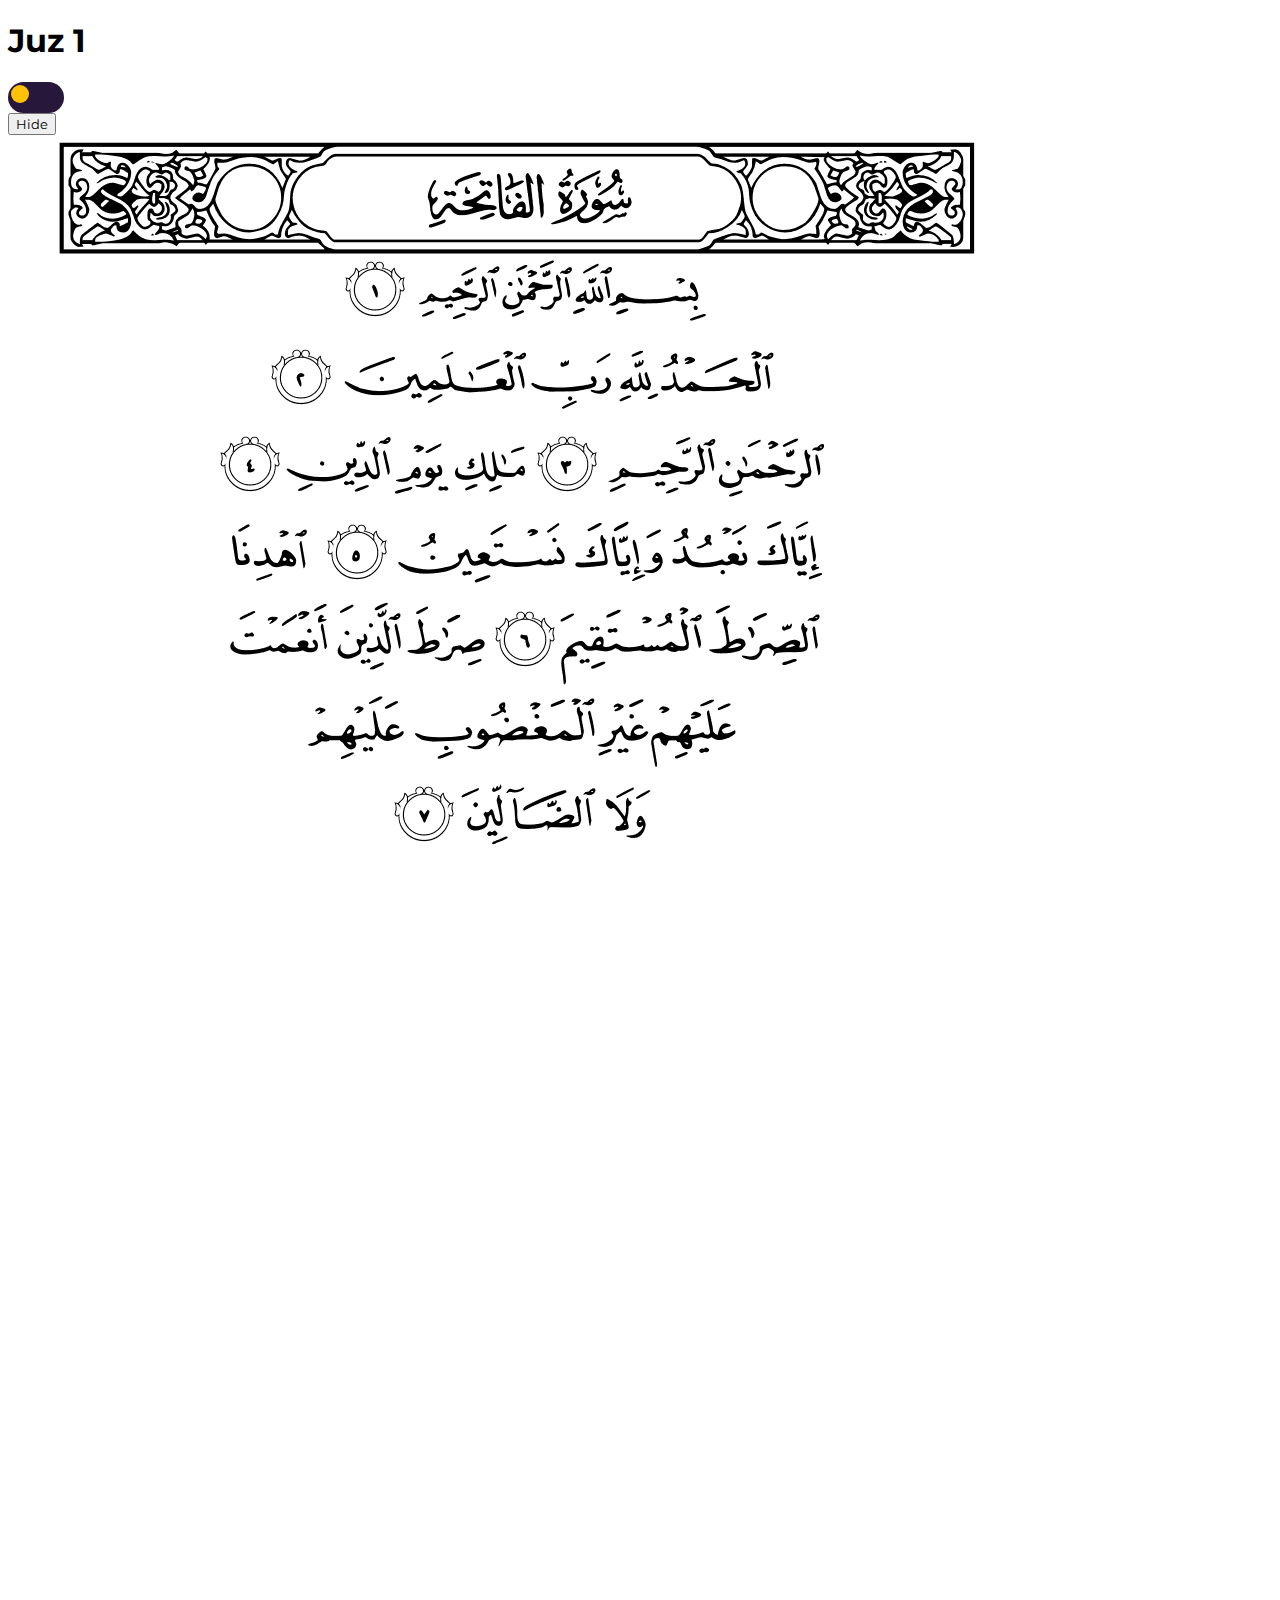
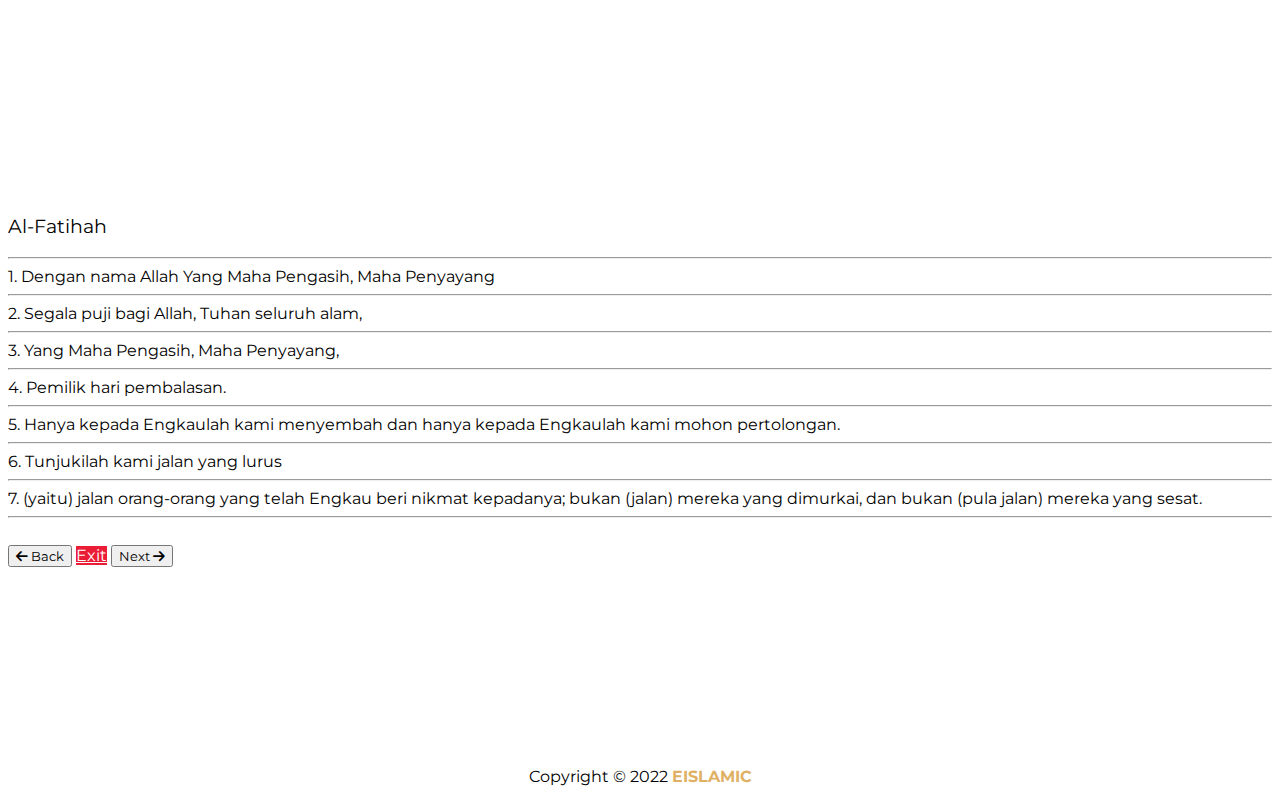
<file: EISLAMIC/pages/halaman_juz/juz1.html>
<!doctype html>
<html lang="en">

<head>
    <meta charset="utf-8">
    <meta name="viewport" content="width=device-width, initial-scale=1">
    <title>Juz1</title>
    <link rel="icon" type="images/png" href="../../img/EI.png" sizes="20x20" />
    <link href="https://cdn.jsdelivr.net/npm/bootstrap@5.2.3/dist/css/bootstrap.min.css" rel="stylesheet"
        integrity="sha384-rbsA2VBKQhggwzxH7pPCaAqO46MgnOM80zW1RWuH61DGLwZJEdK2Kadq2F9CUG65" crossorigin="anonymous">

    <!-- fonts -->
    <link href="https://cdnjs.cloudflare.com/ajax/libs/font-awesome/6.0.0/css/all.min.css" rel="stylesheet" />

    <link rel="preconnect" href="https://fonts.googleapis.com">
    <link rel="preconnect" href="https://fonts.gstatic.com" crossorigin>
    <link href="https://fonts.googleapis.com/css2?family=Montserrat&display=swap" rel="stylesheet">

    <script src="https://code.jquery.com/jquery-3.6.3.min.js"
        integrity="sha256-pvPw+upLPUjgMXY0G+8O0xUf+/Im1MZjXxxgOcBQBXU=" crossorigin="anonymous"></script>

    <script src="../../js/halaman_juz/script1.js"></script>
    <link rel="stylesheet" href="../../css/halaman_juz.css">
</head>

<body>

    <div class="container mt-5 d-flex justify-content-center">
        <h1 class="fw-bold">Juz 1</h1>
    </div>

    <div class="container p-2">
        <div class="row row-cols-2">
            <div class="d-flex justify-content-start">
                <div class="radio-btn mt-2">
                    <div class="radio-inner "></div>
                </div>
            </div>
            <div class="d-flex justify-content-end" id="tombolHide">
                <button type="button" class="btn btn-light buttonHide d-lg-none"
                    data-mdb-ripple-color="dark">Hide</button>
            </div>
        </div>
    </div>

    <div class="container p-2">
        <div class="row">
            <div class="col-md-4">
                <img src="../../img/image_juz/juz1/1.png" class="w-100" height="90%" alt="Al-Baqoroh" id="gambar1">
            </div>
            <div class="col-md-8">
                <div class="container col-md-12 p-2">
                    <div class="form-outline">

                        <label class="form-label" for="catatan">
                            <p class="fw-bold" style="font-size: larger;">Al-Fatihah</p>
                            <hr> 1. Dengan nama Allah Yang Maha Pengasih, Maha Penyayang
                            <hr> 2. Segala puji bagi Allah, Tuhan seluruh alam,
                            <hr> 3. Yang Maha Pengasih, Maha Penyayang,
                            <hr> 4. Pemilik hari pembalasan.
                            <hr> 5. Hanya kepada Engkaulah kami menyembah dan hanya kepada Engkaulah kami mohon
                            pertolongan.
                            <hr> 6. Tunjukilah kami jalan yang lurus
                            <hr> 7. (yaitu) jalan orang-orang yang telah Engkau beri nikmat kepadanya; bukan (jalan)
                            mereka yang
                            dimurkai,
                            dan bukan (pula jalan) mereka yang sesat.
                            <hr>
                        </label>
                    </div>
                    <br>
                    <div class="mt-4">
                        <div class="d-flex justify-content-between">
                            <button class="btn btn-dark buttonBack">
                                <i class="fas fa-arrow-left me-1"></i>
                                <span>Back</span>
                            </button>
                            <a class="btn mt-4" style="background-color: #EB1D36; color: white;" href="../juz.html"
                                role="button">Exit</a>
                            <button class="btn btn-success buttonNext">
                                <span>Next</span>
                                <i class="fas fa-arrow-right ms-1"></i>
                            </button>
                        </div>
                    </div>
                </div>
            </div>
        </div>
    </div>

    <!-- footer -->
    <footer class="bg-dark text-white pt-5 pb-4 " style="margin-top: 200px;">
        <div class="container">
            <div class="row">
                <div class="" style="text-align: center;">
                    <p id="siap">
                        Copyright &copy; 2022
                        <a href="#" style="text-decoration: none">
                            <strong class="text-center" style="color: #dfb165;">EISLAMIC</strong>
                        </a>
                    </p>
                </div>
            </div>
        </div>
    </footer>
    <!-- akhir footer -->

    <script src="https://cdn.jsdelivr.net/npm/bootstrap@5.2.3/dist/js/bootstrap.bundle.min.js"
        integrity="sha384-kenU1KFdBIe4zVF0s0G1M5b4hcpxyD9F7jL+jjXkk+Q2h455rYXK/7HAuoJl+0I4"
        crossorigin="anonymous"></script>

    <script src="https://ajax.googleapis.com/ajax/libs/jquery/3.6.0/jquery.min.js"></script>


</body>

</html>
</file>
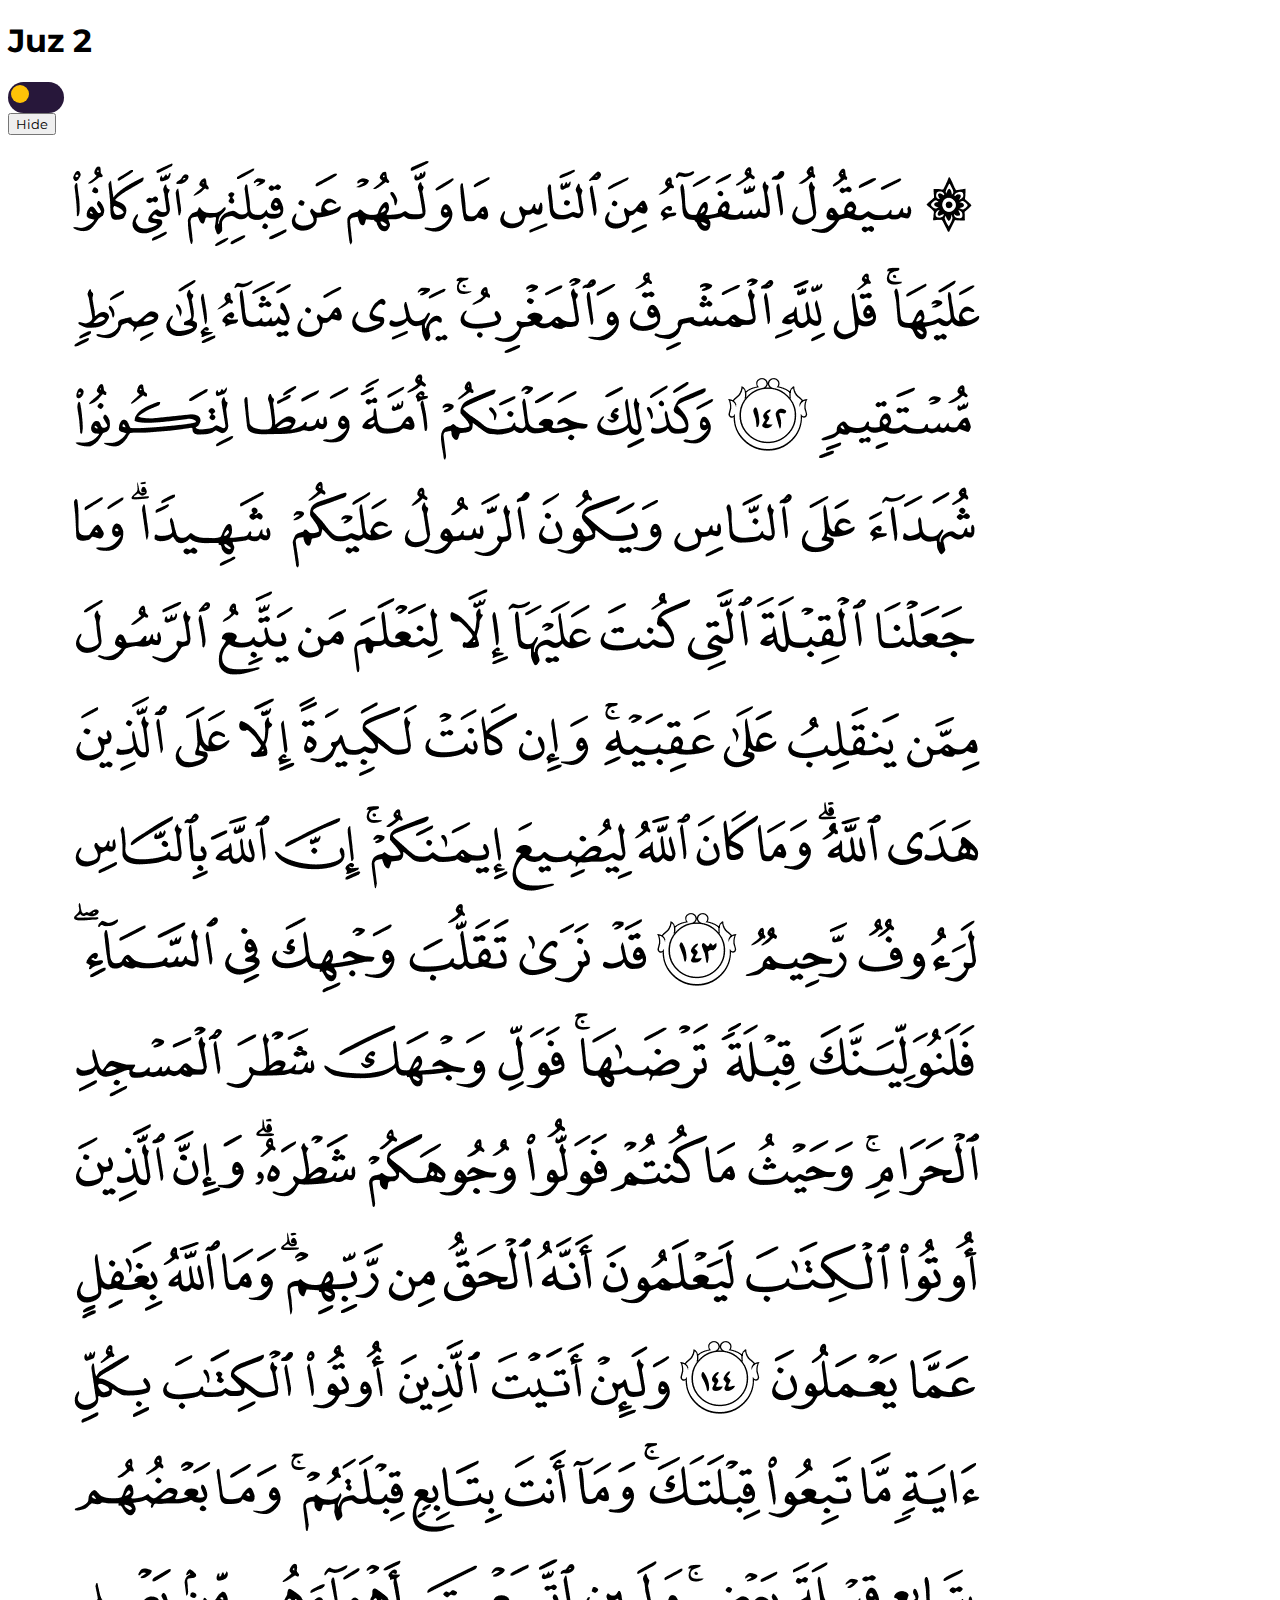
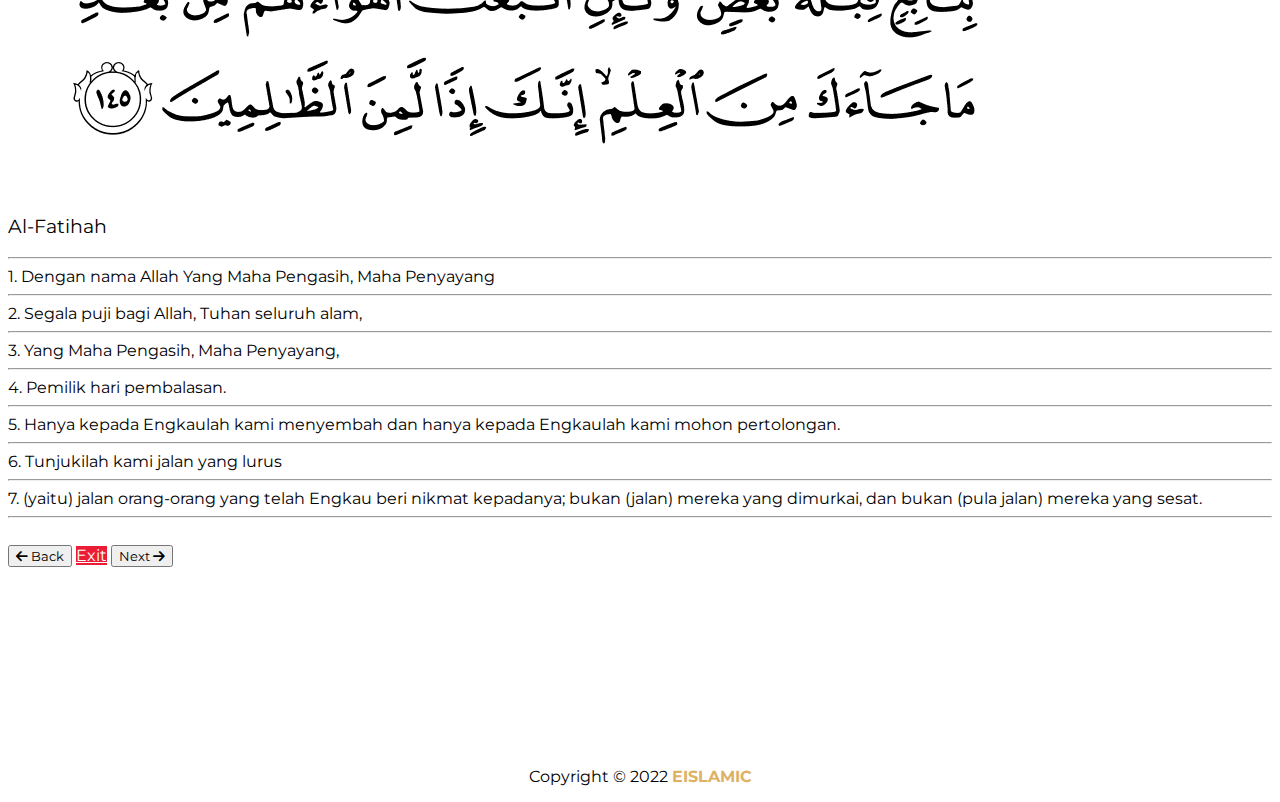
<file: EISLAMIC/pages/halaman_juz/juz2.html>
<!doctype html>
<html lang="en">

<head>
    <meta charset="utf-8">
    <meta name="viewport" content="width=device-width, initial-scale=1">
    <title>Juz 2</title>
    <link rel="icon" type="images/png" href="../../img/EI.png" sizes="20x20" />
    <link href="https://cdn.jsdelivr.net/npm/bootstrap@5.2.3/dist/css/bootstrap.min.css" rel="stylesheet"
        integrity="sha384-rbsA2VBKQhggwzxH7pPCaAqO46MgnOM80zW1RWuH61DGLwZJEdK2Kadq2F9CUG65" crossorigin="anonymous">

    <!-- fonts -->
    <link href="https://cdnjs.cloudflare.com/ajax/libs/font-awesome/6.0.0/css/all.min.css" rel="stylesheet" />

    <link rel="preconnect" href="https://fonts.googleapis.com">
    <link rel="preconnect" href="https://fonts.gstatic.com" crossorigin>
    <link href="https://fonts.googleapis.com/css2?family=Montserrat&display=swap" rel="stylesheet">

    <script src="https://code.jquery.com/jquery-3.6.3.min.js"
        integrity="sha256-pvPw+upLPUjgMXY0G+8O0xUf+/Im1MZjXxxgOcBQBXU=" crossorigin="anonymous"></script>

    <script src="../../js/halaman_juz/script2.js"></script>
    <link rel="stylesheet" href="../../css/halaman_juz.css">
</head>

<body>


    <div class="container mt-5 d-flex justify-content-center">
        <h1 class="fw-bold">Juz 2</h1>
    </div>

    <div class="container p-2">
        <div class="row row-cols-2">
            <div class="d-flex justify-content-start">
                <div class="radio-btn mt-2">
                    <div class="radio-inner "></div>
                </div>
            </div>
            <div class="d-flex justify-content-end" id="tombolHide">
                <button type="button" class="btn btn-light buttonHide d-lg-none"
                    data-mdb-ripple-color="dark">Hide</button>
            </div>
        </div>
    </div>

    <div class="container p-2">
        <div class="row">
            <div class="col-md-4">
                <img src="../../img/image_juz/juz2/22.png" class="w-100" height="90%" alt="Al-Baqoroh" id="gambar1">
            </div>
            <div class="col-md-8">
                <div class="container col-md-12 p-2">
                    <div class="form-outline">

                        <label class="form-label" for="catatan">
                            <p class="fw-bold" style="font-size: larger;">Al-Fatihah</p>
                            <hr> 1. Dengan nama Allah Yang Maha Pengasih, Maha Penyayang
                            <hr> 2. Segala puji bagi Allah, Tuhan seluruh alam,
                            <hr> 3. Yang Maha Pengasih, Maha Penyayang,
                            <hr> 4. Pemilik hari pembalasan.
                            <hr> 5. Hanya kepada Engkaulah kami menyembah dan hanya kepada Engkaulah kami mohon
                            pertolongan.
                            <hr> 6. Tunjukilah kami jalan yang lurus
                            <hr> 7. (yaitu) jalan orang-orang yang telah Engkau beri nikmat kepadanya; bukan (jalan)
                            mereka yang
                            dimurkai,
                            dan bukan (pula jalan) mereka yang sesat.
                            <hr>
                        </label>
                    </div>
                    <br>
                    <div class="mt-4">
                        <div class="d-flex justify-content-between">
                            <button class="btn btn-dark buttonBack">
                                <i class="fas fa-arrow-left me-1"></i>
                                <span>Back</span>
                            </button>
                            <a class="btn mt-4" style="background-color: #EB1D36; color: white;" href="../juz.html"
                                role="button">Exit</a>
                            <button class="btn btn-success buttonNext">
                                <span>Next</span>
                                <i class="fas fa-arrow-right ms-1"></i>
                            </button>
                        </div>
                    </div>
                </div>
            </div>
        </div>
    </div>

    <!-- footer -->
    <footer class="bg-dark text-white pt-5 pb-4 " style="margin-top: 200px;">
        <div class="container">
            <div class="row">
                <div class="" style="text-align: center;">
                    <p id="siap">
                        Copyright &copy; 2022
                        <a href="#" style="text-decoration: none">
                            <strong class="text-center" style="color: #dfb165;">EISLAMIC</strong>
                        </a>
                    </p>
                </div>
            </div>
        </div>
    </footer>
    <!-- akhir footer -->

    <script src="https://cdn.jsdelivr.net/npm/bootstrap@5.2.3/dist/js/bootstrap.bundle.min.js"
        integrity="sha384-kenU1KFdBIe4zVF0s0G1M5b4hcpxyD9F7jL+jjXkk+Q2h455rYXK/7HAuoJl+0I4"
        crossorigin="anonymous"></script>

    <script src="https://ajax.googleapis.com/ajax/libs/jquery/3.6.0/jquery.min.js"></script>

</body>

</html>
</file>
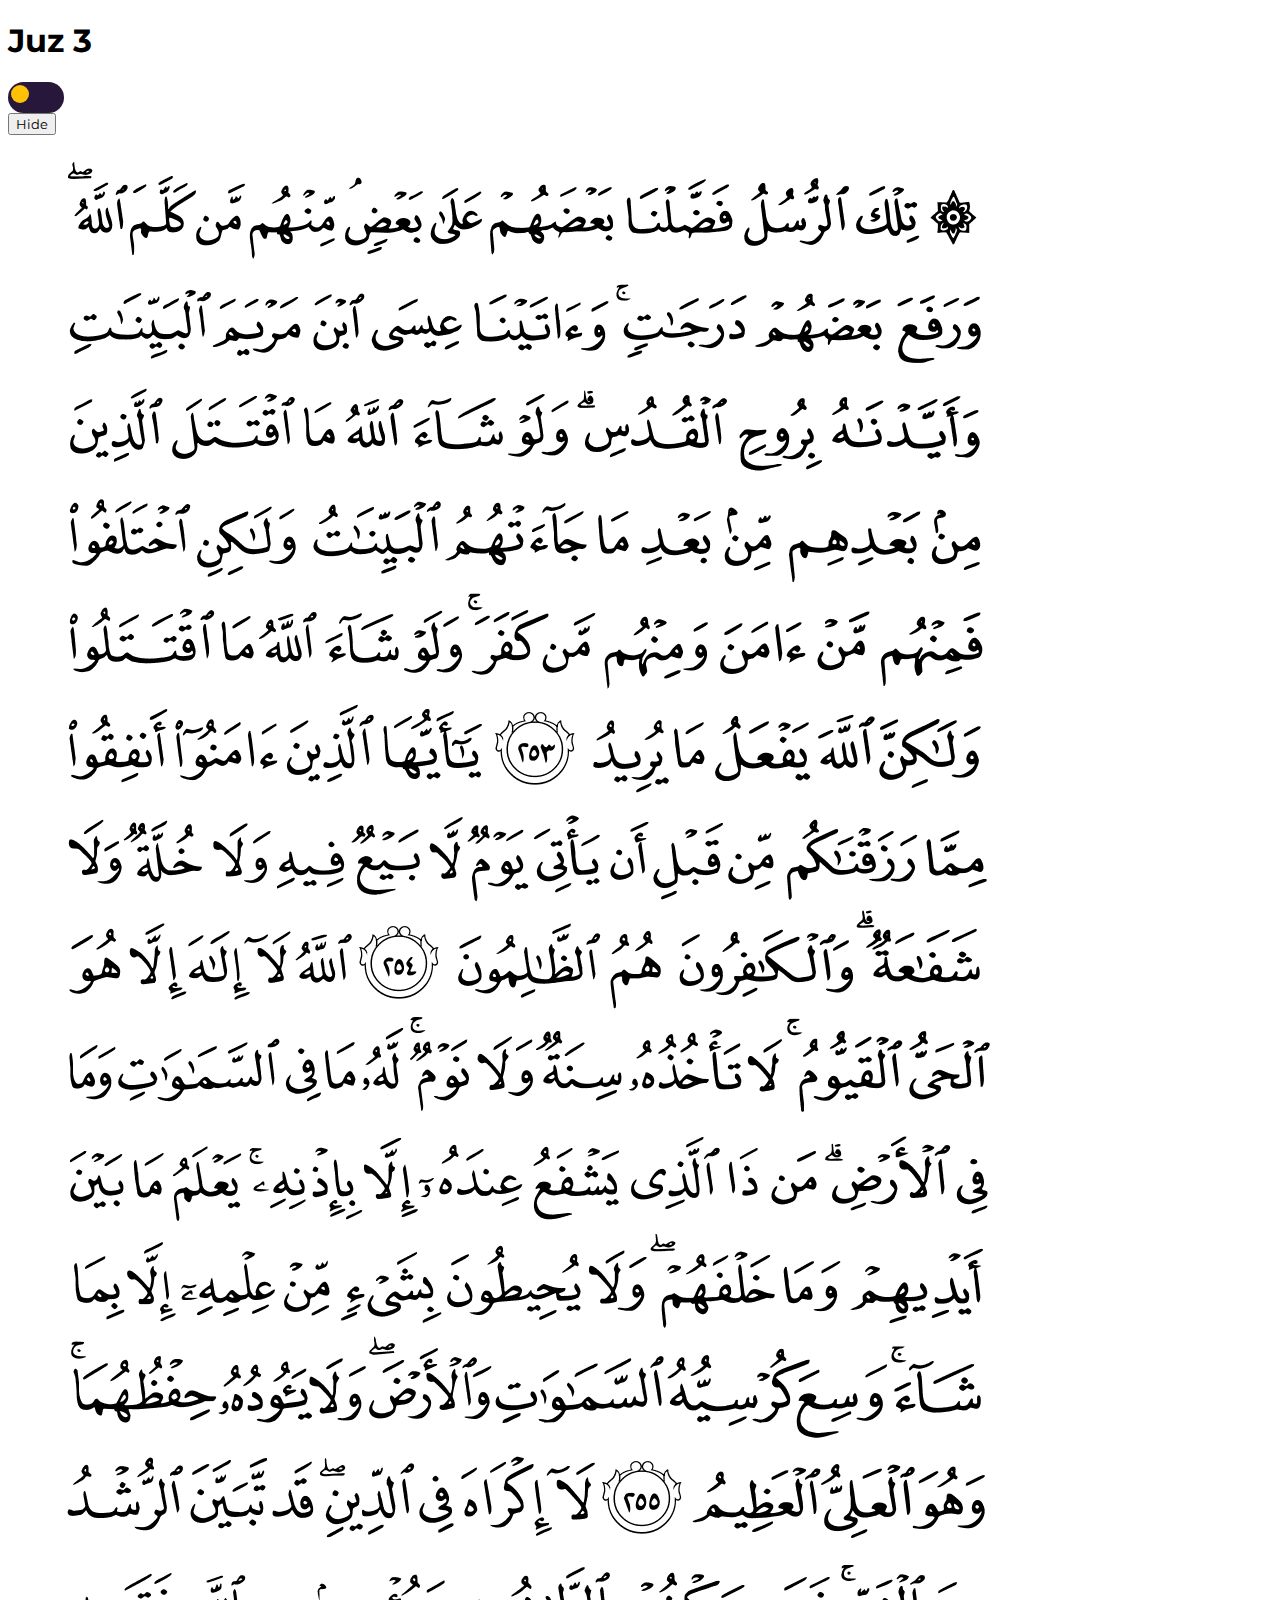
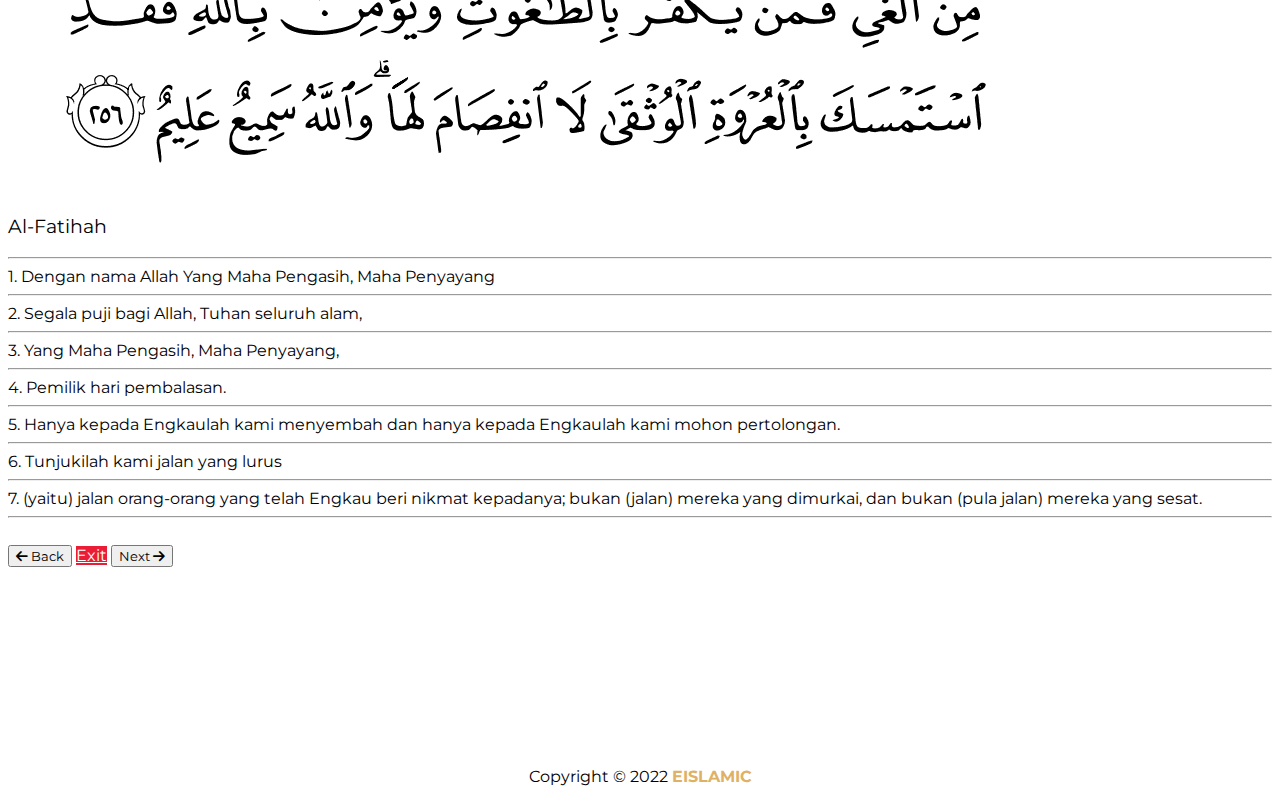
<file: EISLAMIC/pages/halaman_juz/juz3.html>
<!doctype html>
<html lang="en">

<head>
    <meta charset="utf-8">
    <meta name="viewport" content="width=device-width, initial-scale=1">
    <title>Juz 3</title>
    <link rel="icon" type="images/png" href="../../img/EI.png" sizes="20x20" />
    <link href="https://cdn.jsdelivr.net/npm/bootstrap@5.2.3/dist/css/bootstrap.min.css" rel="stylesheet"
        integrity="sha384-rbsA2VBKQhggwzxH7pPCaAqO46MgnOM80zW1RWuH61DGLwZJEdK2Kadq2F9CUG65" crossorigin="anonymous">

    <!-- fonts -->
    <link href="https://cdnjs.cloudflare.com/ajax/libs/font-awesome/6.0.0/css/all.min.css" rel="stylesheet" />

    <link rel="preconnect" href="https://fonts.googleapis.com">
    <link rel="preconnect" href="https://fonts.gstatic.com" crossorigin>
    <link href="https://fonts.googleapis.com/css2?family=Montserrat&display=swap" rel="stylesheet">

    <script src="https://code.jquery.com/jquery-3.6.3.min.js"
        integrity="sha256-pvPw+upLPUjgMXY0G+8O0xUf+/Im1MZjXxxgOcBQBXU=" crossorigin="anonymous"></script>

    <script src="../../js/halaman_juz/script3.js"></script>
    <link rel="stylesheet" href="../../css/halaman_juz.css">
</head>

<body>


    <div class="container mt-5 d-flex justify-content-center">
        <h1 class="fw-bold">Juz 3</h1>
    </div>

    <div class="container p-2">
        <div class="row row-cols-2">
            <div class="d-flex justify-content-start">
                <div class="radio-btn mt-2">
                    <div class="radio-inner "></div>
                </div>
            </div>
            <div class="d-flex justify-content-end" id="tombolHide">
                <button type="button" class="btn btn-light buttonHide d-lg-none"
                    data-mdb-ripple-color="dark">Hide</button>
            </div>
        </div>
    </div>

    <div class="container p-2">
        <div class="row">
            <div class="col-md-4">
                <img src="../../img/image_juz/juz3/42.png" class="w-100" height="90%" alt="Al-Baqoroh" id="gambar1">
            </div>
            <div class="col-md-8">
                <div class="container col-md-12 p-2">
                    <div class="form-outline">

                        <label class="form-label" for="catatan">
                            <p class="fw-bold" style="font-size: larger;">Al-Fatihah</p>
                            <hr> 1. Dengan nama Allah Yang Maha Pengasih, Maha Penyayang
                            <hr> 2. Segala puji bagi Allah, Tuhan seluruh alam,
                            <hr> 3. Yang Maha Pengasih, Maha Penyayang,
                            <hr> 4. Pemilik hari pembalasan.
                            <hr> 5. Hanya kepada Engkaulah kami menyembah dan hanya kepada Engkaulah kami mohon
                            pertolongan.
                            <hr> 6. Tunjukilah kami jalan yang lurus
                            <hr> 7. (yaitu) jalan orang-orang yang telah Engkau beri nikmat kepadanya; bukan (jalan)
                            mereka yang
                            dimurkai,
                            dan bukan (pula jalan) mereka yang sesat.
                            <hr>
                        </label>
                    </div>
                    <br>
                    <div class="mt-4">
                        <div class="d-flex justify-content-between">
                            <button class="btn btn-dark buttonBack">
                                <i class="fas fa-arrow-left me-1"></i>
                                <span>Back</span>
                            </button>
                            <a class="btn mt-4" style="background-color: #EB1D36; color: white;" href="../juz.html"
                                role="button">Exit</a>
                            <button class="btn btn-success buttonNext">
                                <span>Next</span>
                                <i class="fas fa-arrow-right ms-1"></i>
                            </button>
                        </div>
                    </div>
                </div>
            </div>
        </div>
    </div>

    <!-- footer -->
    <footer class="bg-dark text-white pt-5 pb-4 " style="margin-top: 200px;">
        <div class="container">
            <div class="row">
                <div class="" style="text-align: center;">
                    <p id="siap">
                        Copyright &copy; 2022
                        <a href="#" style="text-decoration: none">
                            <strong class="text-center" style="color: #dfb165;">EISLAMIC</strong>
                        </a>
                    </p>
                </div>
            </div>
        </div>
    </footer>
    <!-- akhir footer -->

    <script src="https://cdn.jsdelivr.net/npm/bootstrap@5.2.3/dist/js/bootstrap.bundle.min.js"
        integrity="sha384-kenU1KFdBIe4zVF0s0G1M5b4hcpxyD9F7jL+jjXkk+Q2h455rYXK/7HAuoJl+0I4"
        crossorigin="anonymous"></script>

    <script src="https://ajax.googleapis.com/ajax/libs/jquery/3.6.0/jquery.min.js"></script>

</body>

</html>
</file>
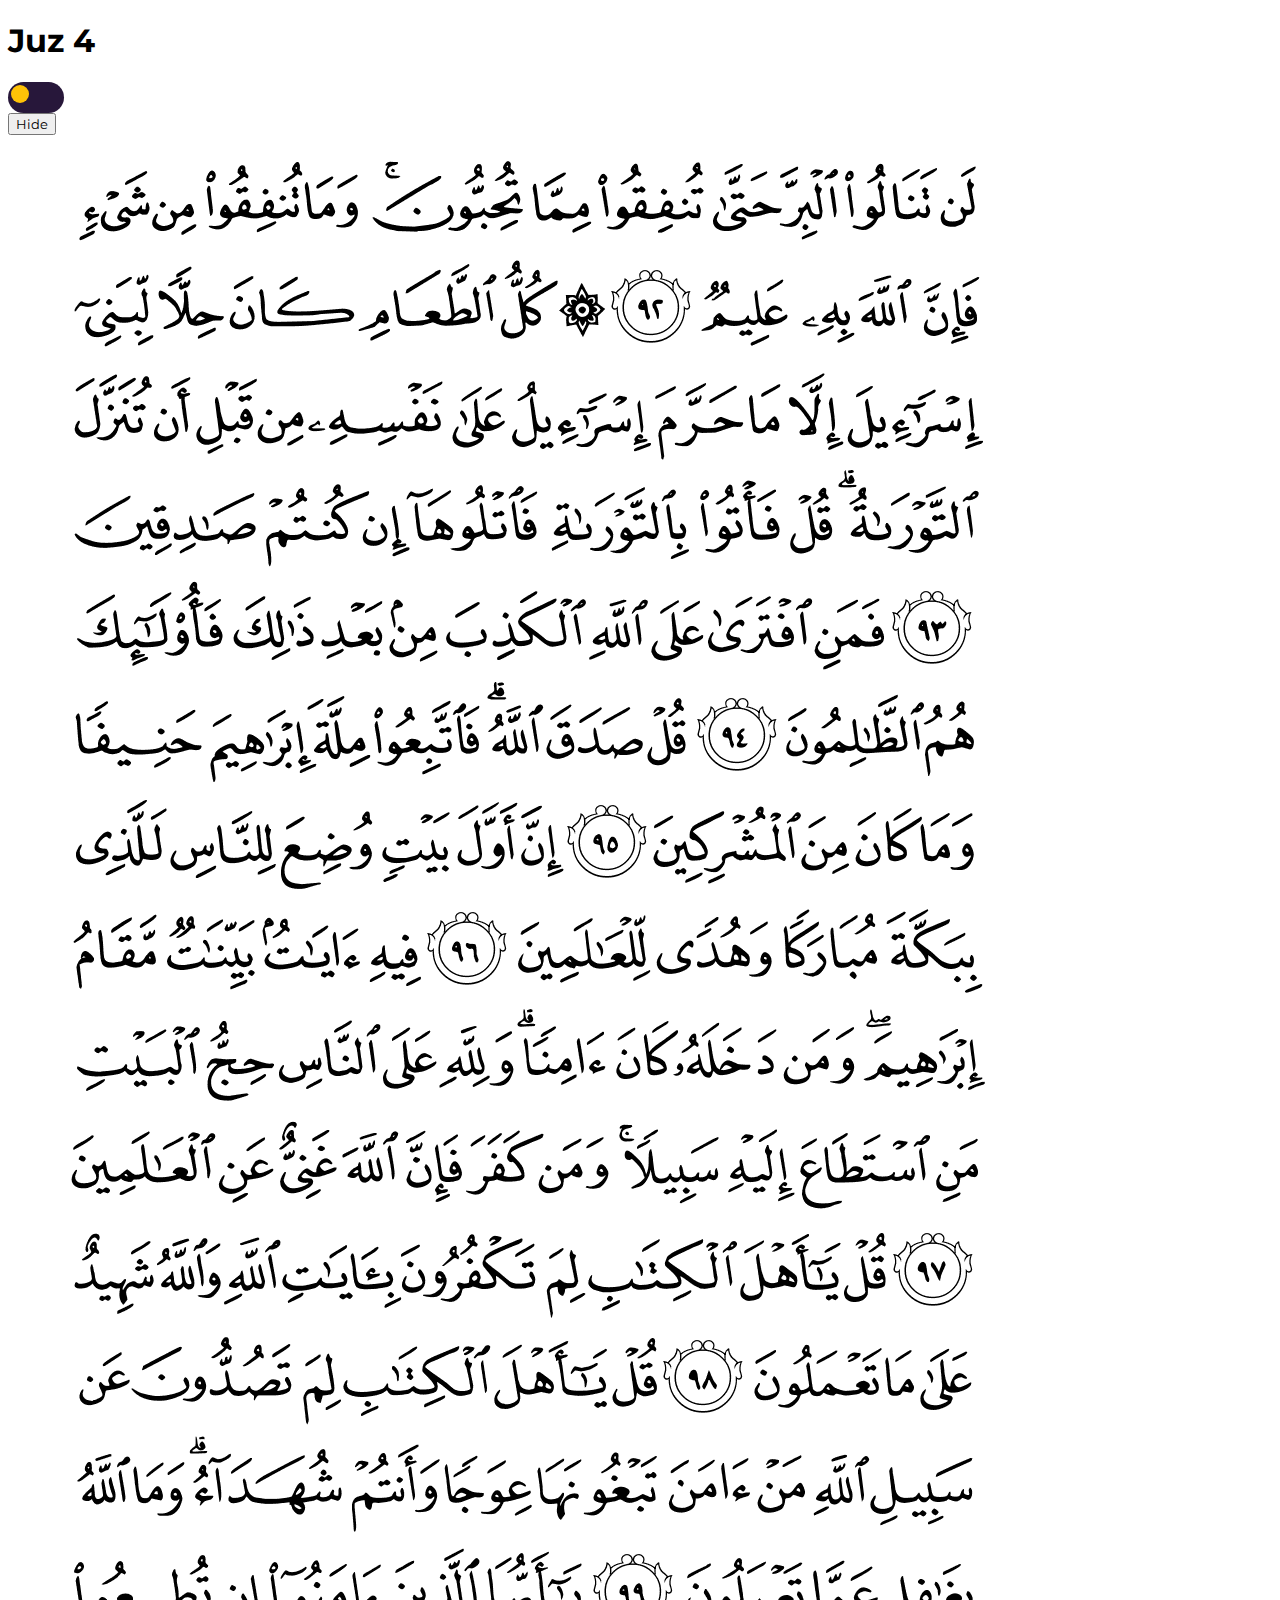
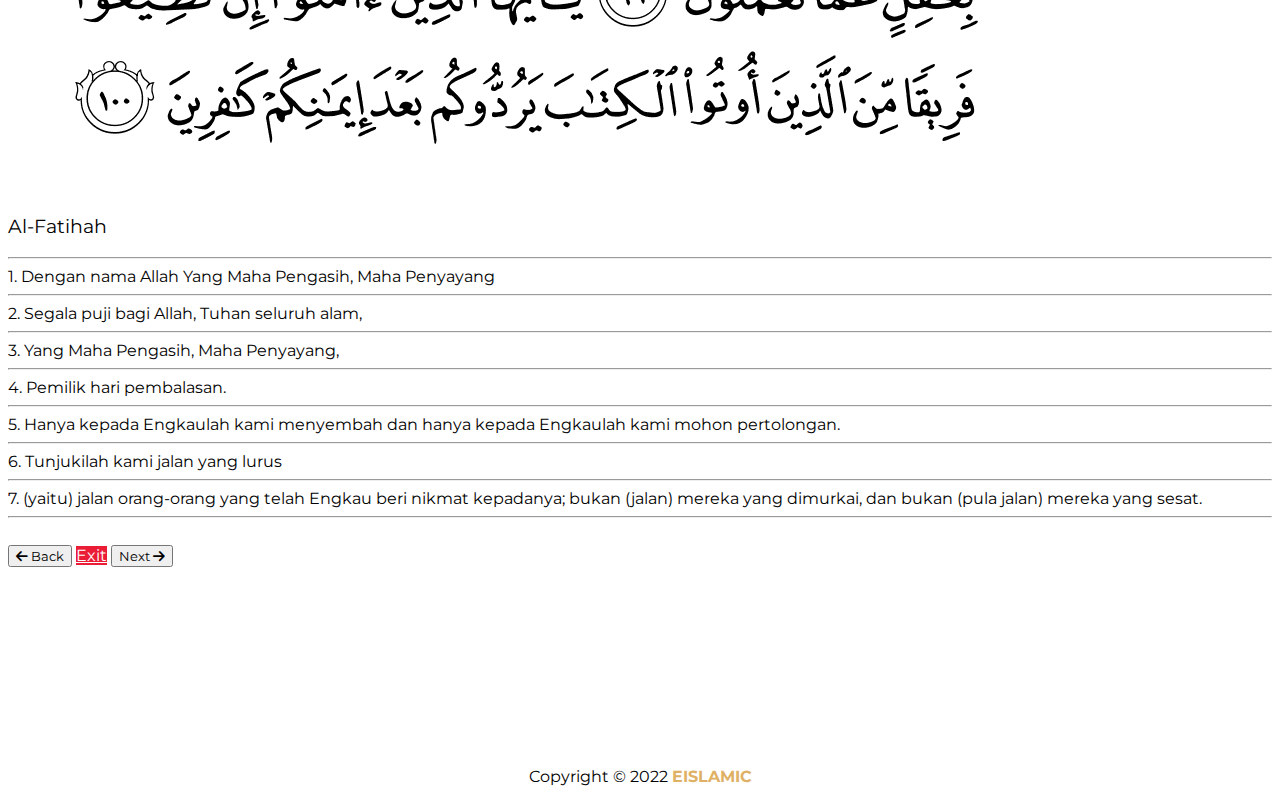
<file: EISLAMIC/pages/halaman_juz/juz4.html>
<!doctype html>
<html lang="en">

<head>
    <meta charset="utf-8">
    <meta name="viewport" content="width=device-width, initial-scale=1">
    <title>Juz 4</title>
    <link rel="icon" type="images/png" href="../../img/EI.png" sizes="20x20" />
    <link href="https://cdn.jsdelivr.net/npm/bootstrap@5.2.3/dist/css/bootstrap.min.css" rel="stylesheet"
        integrity="sha384-rbsA2VBKQhggwzxH7pPCaAqO46MgnOM80zW1RWuH61DGLwZJEdK2Kadq2F9CUG65" crossorigin="anonymous">

    <!-- fonts -->
    <link href="https://cdnjs.cloudflare.com/ajax/libs/font-awesome/6.0.0/css/all.min.css" rel="stylesheet" />

    <link rel="preconnect" href="https://fonts.googleapis.com">
    <link rel="preconnect" href="https://fonts.gstatic.com" crossorigin>
    <link href="https://fonts.googleapis.com/css2?family=Montserrat&display=swap" rel="stylesheet">

    <script src="https://code.jquery.com/jquery-3.6.3.min.js"
        integrity="sha256-pvPw+upLPUjgMXY0G+8O0xUf+/Im1MZjXxxgOcBQBXU=" crossorigin="anonymous"></script>

    <script src="../../js/halaman_juz/script4.js"></script>
    <link rel="stylesheet" href="../../css/halaman_juz.css">
</head>

<body>


    <div class="container mt-5 d-flex justify-content-center">
        <h1 class="fw-bold">Juz 4</h1>
    </div>

    <div class="container p-2">
        <div class="row row-cols-2">
            <div class="d-flex justify-content-start">
                <div class="radio-btn mt-2">
                    <div class="radio-inner "></div>
                </div>
            </div>
            <div class="d-flex justify-content-end" id="tombolHide">
                <button type="button" class="btn btn-light buttonHide d-lg-none"
                    data-mdb-ripple-color="dark">Hide</button>
            </div>
        </div>
    </div>

    <div class="container p-2">
        <div class="row">
            <div class="col-md-4">
                <img src="../../img/image_juz/juz4/62.png" class="w-100" height="90%" alt="Al-Baqoroh" id="gambar1">
            </div>
            <div class="col-md-8">
                <div class="container col-md-12 p-2">
                    <div class="form-outline">

                        <label class="form-label" for="catatan">
                            <p class="fw-bold" style="font-size: larger;">Al-Fatihah</p>
                            <hr> 1. Dengan nama Allah Yang Maha Pengasih, Maha Penyayang
                            <hr> 2. Segala puji bagi Allah, Tuhan seluruh alam,
                            <hr> 3. Yang Maha Pengasih, Maha Penyayang,
                            <hr> 4. Pemilik hari pembalasan.
                            <hr> 5. Hanya kepada Engkaulah kami menyembah dan hanya kepada Engkaulah kami mohon
                            pertolongan.
                            <hr> 6. Tunjukilah kami jalan yang lurus
                            <hr> 7. (yaitu) jalan orang-orang yang telah Engkau beri nikmat kepadanya; bukan (jalan)
                            mereka yang
                            dimurkai,
                            dan bukan (pula jalan) mereka yang sesat.
                            <hr>
                        </label>
                    </div>
                    <br>
                    <div class="mt-4">
                        <div class="d-flex justify-content-between">
                            <button class="btn btn-dark buttonBack">
                                <i class="fas fa-arrow-left me-1"></i>
                                <span>Back</span>
                            </button>
                            <a class="btn mt-4" style="background-color: #EB1D36; color: white;" href="../juz.html"
                                role="button">Exit</a>
                            <button class="btn btn-success buttonNext">
                                <span>Next</span>
                                <i class="fas fa-arrow-right ms-1"></i>
                            </button>
                        </div>
                    </div>
                </div>
            </div>
        </div>
    </div>

    <!-- footer -->
    <footer class="bg-dark text-white pt-5 pb-4 " style="margin-top: 200px;">
        <div class="container">
            <div class="row">
                <div class="" style="text-align: center;">
                    <p id="siap">
                        Copyright &copy; 2022
                        <a href="#" style="text-decoration: none">
                            <strong class="text-center" style="color: #dfb165;">EISLAMIC</strong>
                        </a>
                    </p>
                </div>
            </div>
        </div>
    </footer>
    <!-- akhir footer -->

    <script src="https://cdn.jsdelivr.net/npm/bootstrap@5.2.3/dist/js/bootstrap.bundle.min.js"
        integrity="sha384-kenU1KFdBIe4zVF0s0G1M5b4hcpxyD9F7jL+jjXkk+Q2h455rYXK/7HAuoJl+0I4"
        crossorigin="anonymous"></script>

    <script src="https://ajax.googleapis.com/ajax/libs/jquery/3.6.0/jquery.min.js"></script>

</body>

</html>
</file>
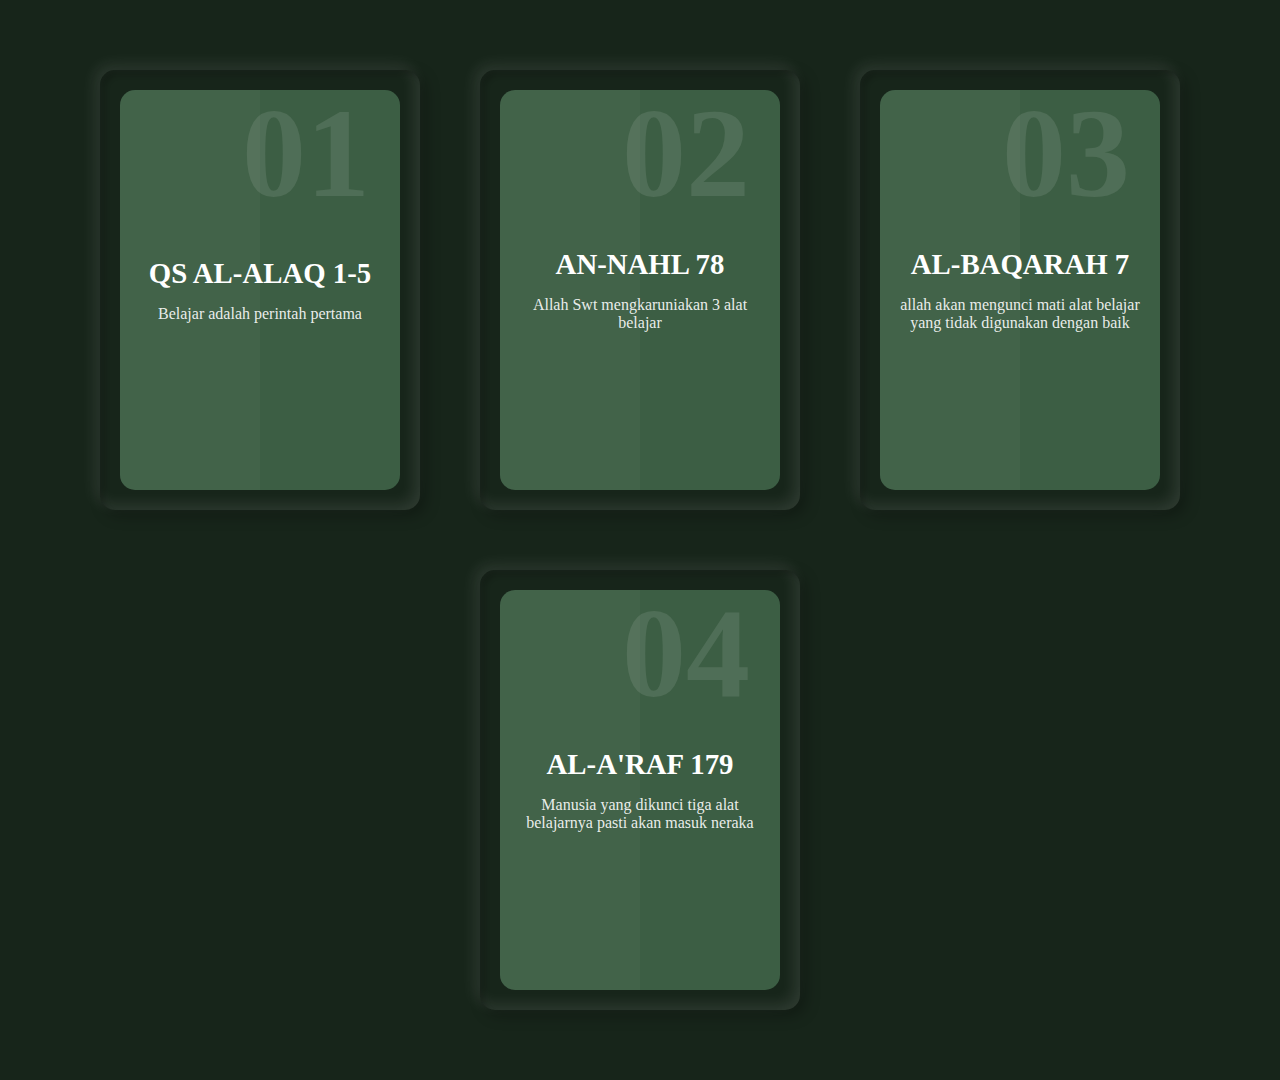
<file: EISLAMIC/pages/QCB/QCB_CARD.HTML>
<html lang="en">

<head>
    <meta charset="UTF-8">
    <meta http-equiv="X-UA-Compatible" content="IE=edge">
    <meta name="viewport" content="width=device-width, initial-scale=1.0">
    <title>Eislamic | QCB</title>
    <link rel="stylesheet" href="/EISLAMIC/css/style.css" />
</head>

<body>
    <div class="container">
        <div class="card">
            <div class="box">
                <div class="content">
                    <h2>01</h2>
                    <h3>QS AL-ALAQ 1-5 </h3>
                    <p>Belajar adalah
                        perintah pertama</p>
                </div>
            </div>
        </div>

        <div class="card">
            <div class="box">
                <div class="content">
                    <h2>02</h2>
                    <h3>AN-NAHL 78</h3>
                    <p>Allah Swt
                        mengkaruniakan 3
                        alat belajar</p>
                </div>
            </div>
        </div>

        <div class="card">
            <div class="box">
                <div class="content">
                    <h2>03</h2>
                    <h3>AL-BAQARAH 7</h3>
                    <p>allah akan mengunci mati alat belajar yang tidak digunakan dengan baik </p>
                </div>
            </div>
        </div>

        <div class="card">
            <div class="box">
                <div class="content">
                    <h2>04</h2>
                    <h3>AL-A'RAF 179</h3>
                    <p>Manusia yang dikunci
                        tiga alat belajarnya
                        pasti akan masuk
                        neraka</p>
                </div>
            </div>
        </div>
    </div>
</body>

</html>
</file>
<file: EISLAMIC/css/halaman_juz.css>
* {
    font-family: 'Montserrat', sans-serif;
  }
  
  .tombol {
    background-color: #dda15e;
    color: white;
  }
  
  .tombol:hover {
    background-color: #dda15e;
    color: white;
  }
  
  body.dark {
    background-color: #030205;
  }
  
  .radio-btn {
    width: 50px;
    height: 25px;
    padding: 3px;
    background-color: #27173a;
    border-radius: 50px;
    overflow: hidden;
    cursor: pointer;
  
  }
  
  .radio-btn .radio-inner {
    position: relative;
    width: 18px;
    height: 18px;
    background-color: #ffc207;
    border-radius: 50%;
    transition: all 0.6s;
  }
  
  .radio-btn .radio-inner::before {
    content: "";
    position: absolute;
    top: 0;
    left: -50%;
    width: 75%;
    height: 80%;
    background-color: #27173a;
    border-radius: 50%;
    transform: scale(0);
    transition: all 0.6s;
  }
  
  .radio-btn .radio-inner.active {
    transform: translateX(calc(50px - 25px));
  }
  
  .radio-btn .radio-inner.active::before {
    left: -2px;
    transform: scale(1);
  }
  
  @media only screen and (max-width: 950px) {
    .navbar {
      text-align: center;
    }
  
  }
</file>
<file: EISLAMIC/css/style.css>
* {
  margin: 0;
  padding: 0;
  box-sizing: border-box;
}


body {
  overflow-x: hidden;
  font-family: "Montserrat", sans-serif;

}

.banner {
  background: linear-gradient(rgba(0, 0, 0, 0.5), rgba(0, 0, 0, 0.5));
  background-size: cover;
  background-position: bottom;
}

.banner-content {
  height: 58rem;
  color: white;
  display: flex;
  justify-content: center;
  align-items: center;
}

/* animation text here / */
.animation {
  text-align: center;
  font-size: 50px;
  letter-spacing: 1px;
  display: inline-block;
  animation: fadeIn 1.5s forwards;
  opacity: 0;
  transition-timing-function: cubic-bezier(0.785, 0.135, 0.15, 0.86);
}

.txtCenter {
  display: inline-block;
  animation: text-center 1.5s forwards cubic-bezier(0.785, 0.135, 0.15, 0.86);
  z-index: 1;
  position: relative;
  font-weight: 500;
  font-family: montBold;
}

/* / TEXT RIGHT / */
.slideRight {
  display: inline-flex;
  overflow: hidden;
}

.txtRight {
  font-weight: 100;
  font-family: montReg;
  z-index: -1;
  display: inline-block;
  animation: text-right 1.5s forwards cubic-bezier(0.785, 0.135, 0.15, 0.86);
}

/* / KEY FRAME / */
@keyframes fadeIn {
  0% {
    opacity: 0;
    transform: scale(1);
  }

  50% {
    opacity: 1;
    transform: scale(1.1);
  }

  100% {
    opacity: 1;
    transform: scale(1);
  }
}

@keyframes text-center {
  0% {
    transform: translatex(50%);
  }

  60% {
    transform: translatex(50%);
  }

  100% {
    transform: translatex(0%);
  }
}

@keyframes text-right {
  0% {
    opacity: 0;
    transform: translatex(-100%);
  }

  60% {
    opacity: 0;
    transform: translatex(-100%);
  }

  100% {
    opacity: 1;
    transform: translatex(0%);
  }
}

@font-face {
  font-family: montBold;
  src: url(font/Montserrat-Bold.otf);
}

@font-face {
  font-family: montReg;
  src: url(font/Montserrat-Regular.otf);
}

@font-face {
  font-family: montLight;
  src: url(font/Montserrat-Light.otf);
}

/* / animation text end */


#about {
  background-color: antiquewhite;
  border-radius: 30px;
  width: 70rem;
  height: 23rem;
  margin-top: 11rem;
}

.mid {
  background: linear-gradient(rgba(0, 0, 0, 0.5), rgba(0, 0, 0, 0.5));
  background-size: cover;
  background-position: bottom;
  margin-top: 10rem;
  height: 35rem;
}

/* card qcb */
* {
  margin: 0;
  padding: 0;
  box-sizing: border-box;
  font-family: "Montserrat";
}

body {
  display: flex;
  justify-content: center;
  align-items: center;
  flex-wrap: wrap;
  min-height: 100vh;
  background: #17251a;
}

body .container {
  display: flex;
  justify-content: center;
  align-items: center;
  flex-wrap: wrap;
  max-width: 1200px;
  margin: 40px 0;
}

body .container .card {
  position: relative;
  min-width: 320px;
  height: 440px;
  box-shadow: inset 5px 5px 5px rgba(0, 0, 0, 0.2),
    inset -5px -5px 15px rgba(255, 255, 255, 0.1),
    5px 5px 15px rgba(0, 0, 0, 0.3), -5px -5px 15px rgba(255, 255, 255, 0.1);
  border-radius: 15px;
  margin: 30px;
  transition: 0.5s;
}

body .container .card:nth-child(1) .box .content a {
  background: #2196f3;
}

body .container .card:nth-child(2) .box .content a {
  background: #e91e63;
}

body .container .card:nth-child(3) .box .content a {
  background: #23c186;
}

body .container .card .box {
  position: absolute;
  top: 20px;
  left: 20px;
  right: 20px;
  bottom: 20px;
  background: #3c5e44;
  border-radius: 15px;
  display: flex;
  justify-content: center;
  align-items: center;
  overflow: hidden;
  transition: 0.5s;
}

body .container .card .box:hover {
  transform: translateY(-50px);
}

body .container .card .box:before {
  content: "";
  position: absolute;
  top: 0;
  left: 0;
  width: 50%;
  height: 100%;
  background: rgba(255, 255, 255, 0.03);
}

body .container .card .box .content {
  padding: 20px;
  text-align: center;
}

body .container .card .box .content h2 {
  position: absolute;
  top: -10px;
  right: 30px;
  font-size: 8rem;
  color: rgba(255, 255, 255, 0.1);
}

body .container .card .box .content h3 {
  font-size: 1.8rem;
  color: #fff;
  z-index: 1;
  transition: 0.5s;
  margin-bottom: 15px;
}

body .container .card .box .content p {
  font-size: 1rem;
  font-weight: 300;
  color: rgba(255, 255, 255, 0.9);
  z-index: 1;
  transition: 0.5s;
}

body .container .card .box .content a {
  position: relative;
  display: inline-block;
  padding: 8px 20px;
  background: black;
  border-radius: 5px;
  text-decoration: none;
  color: white;
  margin-top: 20px;
  box-shadow: 0 10px 20px rgba(0, 0, 0, 0.2);
  transition: 0.5s;
}

body .container .card .box .content a:hover {
  box-shadow: 0 10px 20px rgba(0, 0, 0, 0.6);
  background: #fff;
  color: #000;
}

/* start footer */
.mb-4 a:hover {
  background-color: #4b4037;
  transform: scale(1.1, 1.1)
}

/* end footer */
</file>
